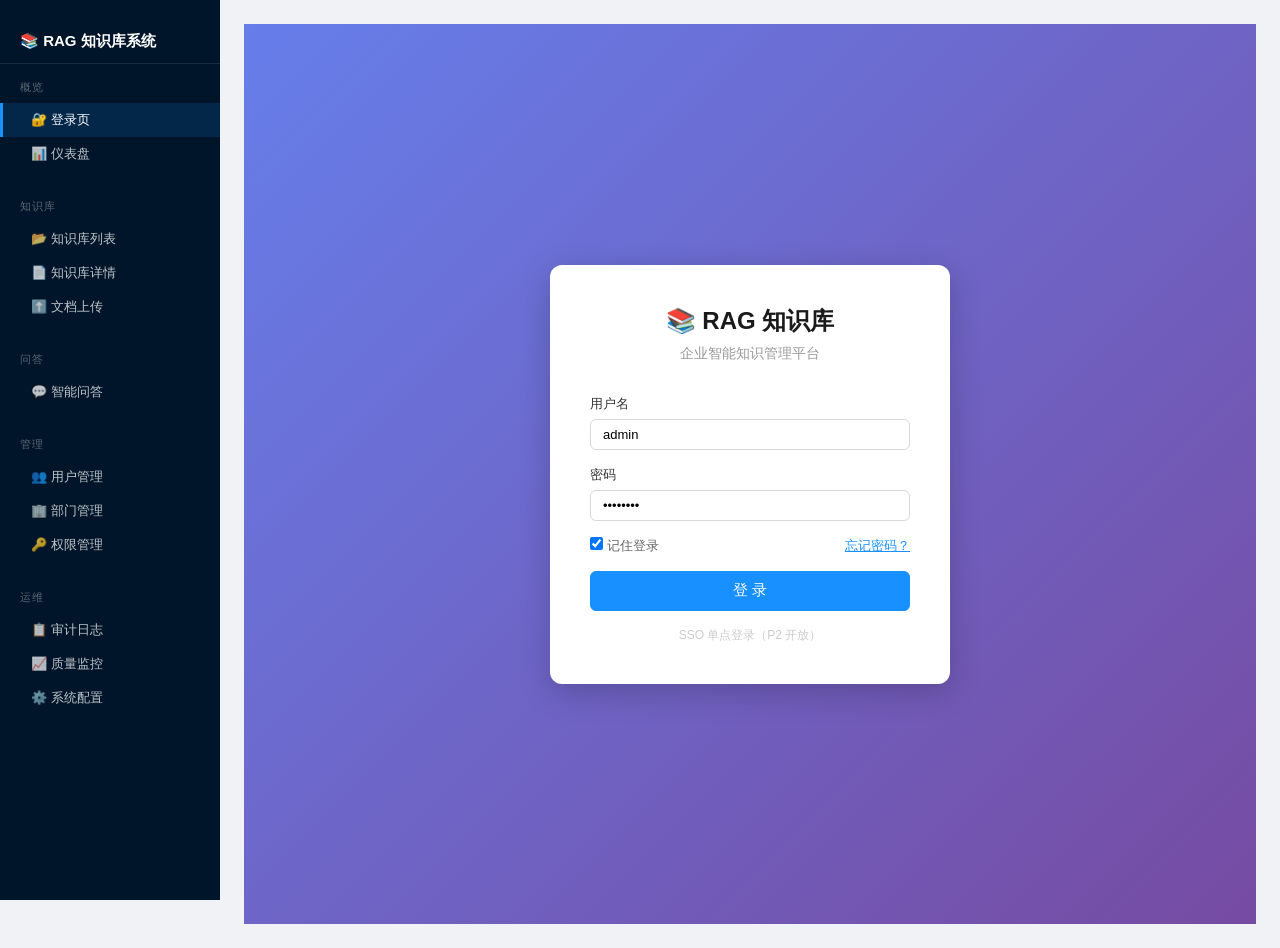
<file: prototype.html>
<!DOCTYPE html>
<html lang="zh-CN">
<head>
<meta charset="UTF-8">
<meta name="viewport" content="width=device-width, initial-scale=1.0">
<title>RAG 知识库管理系统 - 原型图</title>
<style>
* { margin: 0; padding: 0; box-sizing: border-box; }
body { font-family: -apple-system, BlinkMacSystemFont, 'Segoe UI', 'PingFang SC', 'Hiragino Sans GB', 'Microsoft YaHei', sans-serif; background: #f0f2f5; color: #333; }
.prototype-nav { position: fixed; top: 0; left: 0; width: 220px; height: 100vh; background: #001529; color: #fff; overflow-y: auto; z-index: 100; padding-top: 16px; }
.prototype-nav h2 { padding: 16px 20px 12px; font-size: 15px; color: #fff; border-bottom: 1px solid rgba(255,255,255,0.1); }
.prototype-nav .nav-group { padding: 8px 0; }
.prototype-nav .nav-group-title { padding: 8px 20px 4px; font-size: 11px; color: rgba(255,255,255,0.45); text-transform: uppercase; letter-spacing: 1px; }
.prototype-nav a { display: block; padding: 8px 20px 8px 28px; color: rgba(255,255,255,0.75); text-decoration: none; font-size: 13px; transition: all 0.2s; border-left: 3px solid transparent; }
.prototype-nav a:hover, .prototype-nav a.active { background: rgba(24,144,255,0.15); color: #fff; border-left-color: #1890ff; }
.main-content { margin-left: 220px; padding: 24px; }
.screen { display: none; animation: fadeIn 0.3s; }
.screen.active { display: block; }
@keyframes fadeIn { from { opacity: 0; transform: translateY(8px); } to { opacity: 1; transform: translateY(0); } }
.screen-title { font-size: 22px; font-weight: 600; margin-bottom: 20px; color: #1a1a1a; display: flex; align-items: center; gap: 12px; }
.screen-title .badge { font-size: 12px; background: #e6f7ff; color: #1890ff; padding: 2px 10px; border-radius: 12px; }
.card { background: #fff; border-radius: 8px; box-shadow: 0 1px 3px rgba(0,0,0,0.08); padding: 20px; margin-bottom: 16px; }
.card-header { display: flex; justify-content: space-between; align-items: center; margin-bottom: 16px; }
.card-header h3 { font-size: 16px; font-weight: 600; }
.stats-row { display: grid; grid-template-columns: repeat(4, 1fr); gap: 16px; margin-bottom: 20px; }
.stat-card { background: #fff; border-radius: 8px; padding: 20px; box-shadow: 0 1px 3px rgba(0,0,0,0.08); }
.stat-card .label { font-size: 13px; color: #999; margin-bottom: 8px; }
.stat-card .value { font-size: 28px; font-weight: 700; color: #1a1a1a; }
.stat-card .trend { font-size: 12px; margin-top: 4px; }
.stat-card .trend.up { color: #52c41a; }
.stat-card .trend.down { color: #ff4d4f; }
table { width: 100%; border-collapse: collapse; }
table th { background: #fafafa; padding: 12px 16px; text-align: left; font-size: 13px; color: #666; border-bottom: 1px solid #f0f0f0; font-weight: 600; }
table td { padding: 12px 16px; border-bottom: 1px solid #f0f0f0; font-size: 13px; }
table tr:hover td { background: #fafafa; }
.btn { display: inline-flex; align-items: center; gap: 6px; padding: 7px 16px; border-radius: 6px; font-size: 13px; border: 1px solid #d9d9d9; background: #fff; cursor: pointer; transition: all 0.2s; color: #333; }
.btn:hover { border-color: #1890ff; color: #1890ff; }
.btn-primary { background: #1890ff; color: #fff; border-color: #1890ff; }
.btn-primary:hover { background: #40a9ff; border-color: #40a9ff; color: #fff; }
.btn-danger { color: #ff4d4f; border-color: #ff4d4f; }
.btn-danger:hover { background: #ff4d4f; color: #fff; }
.btn-sm { padding: 4px 10px; font-size: 12px; }
.tag { display: inline-block; padding: 2px 8px; border-radius: 4px; font-size: 12px; font-weight: 500; }
.tag-green { background: #f6ffed; color: #52c41a; border: 1px solid #b7eb8f; }
.tag-blue { background: #e6f7ff; color: #1890ff; border: 1px solid #91d5ff; }
.tag-orange { background: #fff7e6; color: #fa8c16; border: 1px solid #ffd591; }
.tag-red { background: #fff1f0; color: #ff4d4f; border: 1px solid #ffa39e; }
.tag-gray { background: #f5f5f5; color: #999; border: 1px solid #d9d9d9; }
.tag-purple { background: #f9f0ff; color: #722ed1; border: 1px solid #d3adf7; }
.input { padding: 7px 12px; border: 1px solid #d9d9d9; border-radius: 6px; font-size: 13px; outline: none; transition: border 0.2s; width: 100%; }
.input:focus { border-color: #1890ff; box-shadow: 0 0 0 2px rgba(24,144,255,0.15); }
.select { padding: 7px 12px; border: 1px solid #d9d9d9; border-radius: 6px; font-size: 13px; outline: none; background: #fff; min-width: 160px; }
.form-group { margin-bottom: 16px; }
.form-group label { display: block; font-size: 13px; font-weight: 500; margin-bottom: 6px; color: #333; }
.form-row { display: grid; grid-template-columns: 1fr 1fr; gap: 16px; }
.divider { height: 1px; background: #f0f0f0; margin: 16px 0; }
.flex { display: flex; }
.flex-between { display: flex; justify-content: space-between; align-items: center; }
.gap-8 { gap: 8px; }
.gap-12 { gap: 12px; }
.gap-16 { gap: 16px; }
.mt-16 { margin-top: 16px; }
.mb-16 { margin-bottom: 16px; }
.text-muted { color: #999; font-size: 12px; }
.avatar { width: 32px; height: 32px; border-radius: 50%; background: #1890ff; color: #fff; display: inline-flex; align-items: center; justify-content: center; font-size: 13px; font-weight: 600; }
/* Chat specific */
.chat-container { display: flex; height: calc(100vh - 180px); background: #fff; border-radius: 8px; overflow: hidden; box-shadow: 0 1px 3px rgba(0,0,0,0.08); }
.chat-sidebar { width: 260px; border-right: 1px solid #f0f0f0; display: flex; flex-direction: column; }
.chat-sidebar-header { padding: 16px; border-bottom: 1px solid #f0f0f0; }
.chat-list { flex: 1; overflow-y: auto; padding: 8px; }
.chat-item { padding: 10px 12px; border-radius: 8px; cursor: pointer; margin-bottom: 4px; transition: background 0.2s; }
.chat-item:hover { background: #f5f5f5; }
.chat-item.active { background: #e6f7ff; }
.chat-item .title { font-size: 13px; font-weight: 500; margin-bottom: 4px; overflow: hidden; text-overflow: ellipsis; white-space: nowrap; }
.chat-item .meta { font-size: 11px; color: #999; }
.chat-main { flex: 1; display: flex; flex-direction: column; }
.chat-messages { flex: 1; overflow-y: auto; padding: 20px; }
.message { margin-bottom: 20px; display: flex; gap: 12px; }
.message.user { flex-direction: row-reverse; }
.message .bubble { max-width: 70%; padding: 12px 16px; border-radius: 12px; font-size: 14px; line-height: 1.6; }
.message.assistant .bubble { background: #f5f5f5; border-bottom-left-radius: 4px; }
.message.user .bubble { background: #1890ff; color: #fff; border-bottom-right-radius: 4px; }
.message .source-tag { display: inline-block; font-size: 11px; background: #e6f7ff; color: #1890ff; padding: 2px 8px; border-radius: 4px; margin-top: 8px; cursor: pointer; border: 1px solid #91d5ff; }
.message .source-tag:hover { background: #bae7ff; }
.chat-input-area { padding: 16px 20px; border-top: 1px solid #f0f0f0; }
.chat-input-row { display: flex; gap: 12px; align-items: flex-end; }
.chat-input { flex: 1; padding: 10px 16px; border: 1px solid #d9d9d9; border-radius: 8px; font-size: 14px; resize: none; height: 44px; outline: none; font-family: inherit; }
.chat-input:focus { border-color: #1890ff; }
.chat-actions { display: flex; gap: 8px; align-items: center; margin-top: 8px; }
.feedback-btn { background: none; border: none; cursor: pointer; font-size: 18px; opacity: 0.4; transition: opacity 0.2s; padding: 2px 6px; }
.feedback-btn:hover { opacity: 1; }
/* Upload area */
.upload-zone { border: 2px dashed #d9d9d9; border-radius: 8px; padding: 40px; text-align: center; transition: all 0.2s; cursor: pointer; }
.upload-zone:hover { border-color: #1890ff; background: #f0f9ff; }
.upload-zone .icon { font-size: 48px; margin-bottom: 12px; }
.upload-zone .text { font-size: 14px; color: #666; }
.upload-zone .hint { font-size: 12px; color: #999; margin-top: 8px; }
/* Tree */
.tree-item { padding: 6px 0 6px 24px; position: relative; font-size: 13px; }
.tree-item::before { content: ''; position: absolute; left: 8px; top: 0; bottom: 0; width: 1px; background: #e8e8e8; }
.tree-item .node { display: flex; align-items: center; gap: 8px; padding: 4px 8px; border-radius: 4px; cursor: pointer; }
.tree-item .node:hover { background: #f5f5f5; }
.tree-item .node .icon { font-size: 14px; }
.tree-item.root > .node { padding-left: 0; }
/* Tabs */
.tabs { display: flex; border-bottom: 1px solid #f0f0f0; margin-bottom: 16px; }
.tab { padding: 10px 20px; font-size: 14px; cursor: pointer; border-bottom: 2px solid transparent; transition: all 0.2s; color: #666; }
.tab:hover { color: #1890ff; }
.tab.active { color: #1890ff; border-bottom-color: #1890ff; font-weight: 500; }
/* Steps */
.steps { display: flex; margin-bottom: 24px; }
.step { flex: 1; text-align: center; position: relative; padding-bottom: 16px; }
.step::after { content: ''; position: absolute; left: 50%; right: -50%; top: 14px; height: 2px; background: #e8e8e8; }
.step:last-child::after { display: none; }
.step .number { width: 28px; height: 28px; border-radius: 50%; background: #e8e8e8; color: #999; display: inline-flex; align-items: center; justify-content: center; font-size: 13px; font-weight: 600; margin-bottom: 8px; position: relative; z-index: 1; }
.step.active .number { background: #1890ff; color: #fff; }
.step.done .number { background: #52c41a; color: #fff; }
.step .label { font-size: 12px; color: #999; }
.step.active .label { color: #333; font-weight: 500; }
/* Progress bar */
.progress { height: 8px; background: #f0f0f0; border-radius: 4px; overflow: hidden; }
.progress-bar { height: 100%; background: #1890ff; border-radius: 4px; transition: width 0.3s; }
/* Modal overlay */
.modal-overlay { position: fixed; inset: 0; background: rgba(0,0,0,0.45); z-index: 200; display: flex; align-items: center; justify-content: center; }
.modal { background: #fff; border-radius: 8px; width: 560px; max-height: 80vh; overflow-y: auto; box-shadow: 0 4px 24px rgba(0,0,0,0.15); }
.modal-header { padding: 16px 24px; border-bottom: 1px solid #f0f0f0; font-size: 16px; font-weight: 600; display: flex; justify-content: space-between; align-items: center; }
.modal-body { padding: 24px; }
.modal-footer { padding: 12px 24px; border-top: 1px solid #f0f0f0; display: flex; justify-content: flex-end; gap: 8px; }
/* Chart placeholder */
.chart-placeholder { height: 200px; background: linear-gradient(135deg, #f0f9ff 0%, #e6f7ff 100%); border-radius: 8px; display: flex; flex-direction: column; align-items: center; justify-content: center; color: #1890ff; }
.chart-bar { display: flex; align-items: flex-end; gap: 12px; height: 140px; margin-top: 12px; }
.chart-bar .bar { width: 32px; border-radius: 4px 4px 0 0; background: #1890ff; transition: height 0.5s; position: relative; }
.chart-bar .bar .bar-label { position: absolute; bottom: -20px; left: 50%; transform: translateX(-50%); font-size: 11px; color: #999; white-space: nowrap; }
.chart-bar .bar .bar-value { position: absolute; top: -20px; left: 50%; transform: translateX(-50%); font-size: 11px; color: #666; font-weight: 600; }
/* Pagination */
.pagination { display: flex; justify-content: flex-end; gap: 4px; margin-top: 16px; }
.page-btn { width: 32px; height: 32px; display: inline-flex; align-items: center; justify-content: center; border: 1px solid #d9d9d9; border-radius: 6px; font-size: 13px; cursor: pointer; background: #fff; }
.page-btn.active { background: #1890ff; color: #fff; border-color: #1890ff; }
.page-btn:hover { border-color: #1890ff; color: #1890ff; }
/* Tooltip */
.tooltip-wrap { position: relative; display: inline-block; }
/* Login */
.login-page { min-height: 100vh; display: flex; align-items: center; justify-content: center; background: linear-gradient(135deg, #667eea 0%, #764ba2 100%); }
.login-box { background: #fff; border-radius: 12px; padding: 40px; width: 400px; box-shadow: 0 8px 32px rgba(0,0,0,0.2); }
.login-box h1 { text-align: center; margin-bottom: 8px; font-size: 24px; color: #1a1a1a; }
.login-box .subtitle { text-align: center; color: #999; margin-bottom: 32px; font-size: 14px; }
/* Sidebar menu group */
.side-section { padding: 12px 0; }
.side-section-title { font-size: 11px; color: rgba(255,255,255,0.35); padding: 4px 20px 8px; text-transform: uppercase; letter-spacing: 1px; }
</style>
</head>
<body>

<!-- Navigation -->
<nav class="prototype-nav">
  <h2>📚 RAG 知识库系统</h2>
  <div class="side-section">
    <div class="side-section-title">概览</div>
    <a href="#" class="active" onclick="showScreen('login')">🔐 登录页</a>
    <a href="#" onclick="showScreen('dashboard')">📊 仪表盘</a>
  </div>
  <div class="side-section">
    <div class="side-section-title">知识库</div>
    <a href="#" onclick="showScreen('kb-list')">📂 知识库列表</a>
    <a href="#" onclick="showScreen('kb-detail')">📄 知识库详情</a>
    <a href="#" onclick="showScreen('doc-upload')">⬆️ 文档上传</a>
  </div>
  <div class="side-section">
    <div class="side-section-title">问答</div>
    <a href="#" onclick="showScreen('qa-chat')">💬 智能问答</a>
  </div>
  <div class="side-section">
    <div class="side-section-title">管理</div>
    <a href="#" onclick="showScreen('user-mgmt')">👥 用户管理</a>
    <a href="#" onclick="showScreen('dept-tree')">🏢 部门管理</a>
    <a href="#" onclick="showScreen('perm-mgmt')">🔑 权限管理</a>
  </div>
  <div class="side-section">
    <div class="side-section-title">运维</div>
    <a href="#" onclick="showScreen('audit-log')">📋 审计日志</a>
    <a href="#" onclick="showScreen('quality')">📈 质量监控</a>
    <a href="#" onclick="showScreen('sys-config')">⚙️ 系统配置</a>
  </div>
</nav>

<!-- ==================== 1. 登录页 ==================== -->
<div class="main-content">
<div id="login" class="screen active">
<div class="login-page">
  <div class="login-box">
    <h1>📚 RAG 知识库</h1>
    <p class="subtitle">企业智能知识管理平台</p>
    <div class="form-group">
      <label>用户名</label>
      <input class="input" type="text" placeholder="请输入用户名" value="admin">
    </div>
    <div class="form-group">
      <label>密码</label>
      <input class="input" type="password" placeholder="请输入密码" value="••••••••">
    </div>
    <div class="flex-between mb-16">
      <label style="font-size:13px;color:#666;"><input type="checkbox" checked> 记住登录</label>
      <a href="#" style="font-size:13px;color:#1890ff;">忘记密码？</a>
    </div>
    <button class="btn btn-primary" style="width:100%;justify-content:center;height:40px;font-size:15px;" onclick="showScreen('dashboard')">登 录</button>
    <p style="text-align:center;margin-top:16px;font-size:12px;color:#ccc;">SSO 单点登录（P2 开放）</p>
  </div>
</div>
</div>

<!-- ==================== 2. 仪表盘 ==================== -->
<div id="dashboard" class="screen">
  <div class="screen-title">仪表盘 <span class="badge">管理员视图</span></div>
  <div class="stats-row">
    <div class="stat-card">
      <div class="label">知识库数量</div>
      <div class="value">12</div>
      <div class="trend up">↑ 3 本月新增</div>
    </div>
    <div class="stat-card">
      <div class="label">文档总数</div>
      <div class="value">1,847</div>
      <div class="trend up">↑ 156 本月新增</div>
    </div>
    <div class="stat-card">
      <div class="label">今日问答次数</div>
      <div class="value">328</div>
      <div class="trend up">↑ 12% vs 昨日</div>
    </div>
    <div class="stat-card">
      <div class="label">问答准确率</div>
      <div class="value">92.3%</div>
      <div class="trend up">↑ 1.2% 本周</div>
    </div>
  </div>

  <div style="display:grid;grid-template-columns:2fr 1fr;gap:16px;">
    <div class="card">
      <div class="card-header">
        <h3>📈 近 7 天问答趋势</h3>
      </div>
      <div class="chart-bar" style="justify-content:center;">
        <div class="bar" style="height:60px;background:#91caff;"><span class="bar-value">186</span><span class="bar-label">周一</span></div>
        <div class="bar" style="height:80px;background:#91caff;"><span class="bar-value">245</span><span class="bar-label">周二</span></div>
        <div class="bar" style="height:100px;background:#91caff;"><span class="bar-value">312</span><span class="bar-label">周三</span></div>
        <div class="bar" style="height:90px;background:#91caff;"><span class="bar-value">287</span><span class="bar-label">周四</span></div>
        <div class="bar" style="height:110px;background:#91caff;"><span class="bar-value">345</span><span class="bar-label">周五</span></div>
        <div class="bar" style="height:50px;background:#91caff;"><span class="bar-value">152</span><span class="bar-label">周六</span></div>
        <div class="bar" style="height:70px;background:#1890ff;"><span class="bar-value">218</span><span class="bar-label">周日</span></div>
      </div>
      <div style="height:30px;"></div>
    </div>
    <div class="card">
      <div class="card-header">
        <h3>🔥 热门知识库</h3>
      </div>
      <div style="font-size:13px;">
        <div style="display:flex;justify-content:space-between;padding:8px 0;border-bottom:1px solid #f5f5f5;"><span>📖 产品技术文档</span><span class="tag tag-blue">1,247 次</span></div>
        <div style="display:flex;justify-content:space-between;padding:8px 0;border-bottom:1px solid #f5f5f5;"><span>📖 公司制度规范</span><span class="tag tag-blue">863 次</span></div>
        <div style="display:flex;justify-content:space-between;padding:8px 0;border-bottom:1px solid #f5f5f5;"><span>📖 API 接口文档</span><span class="tag tag-blue">621 次</span></div>
        <div style="display:flex;justify-content:space-between;padding:8px 0;border-bottom:1px solid #f5f5f5;"><span>📖 新员工入职指南</span><span class="tag tag-blue">445 次</span></div>
        <div style="display:flex;justify-content:space-between;padding:8px 0;"><span>📖 项目复盘文档</span><span class="tag tag-blue">298 次</span></div>
      </div>
    </div>
  </div>

  <div class="card">
    <div class="card-header">
      <h3>⚠️ 待处理事项</h3>
    </div>
    <table>
      <tr><th>类型</th><th>描述</th><th>数量</th><th>操作</th></tr>
      <tr><td><span class="tag tag-red">点踩反馈</span></td><td>待审核的用户差评反馈</td><td>23</td><td><button class="btn btn-sm btn-primary">去处理</button></td></tr>
      <tr><td><span class="tag tag-orange">解析失败</span></td><td>文档解析失败，需人工处理</td><td>5</td><td><button class="btn btn-sm btn-primary">去处理</button></td></tr>
      <tr><td><span class="tag tag-purple">低置信度</span></td><td>置信度低于 0.5 的问答记录</td><td>47</td><td><button class="btn btn-sm">查看</button></td></tr>
    </table>
  </div>
</div>

<!-- ==================== 3. 知识库列表 ==================== -->
<div id="kb-list" class="screen">
  <div class="screen-title flex-between" style="display:flex;justify-content:space-between;">
    <span>知识库管理</span>
    <button class="btn btn-primary" onclick="showModal('create-kb')">＋ 创建知识库</button>
  </div>

  <div class="card">
    <div class="flex-between mb-16" style="display:flex;justify-content:space-between;align-items:center;">
      <div class="flex gap-12">
        <input class="input" placeholder="搜索知识库名称..." style="width:280px;">
        <select class="select"><option>全部状态</option><option>活跃</option><option>归档</option></select>
      </div>
      <div class="text-muted">共 12 个知识库</div>
    </div>
    <table>
      <tr>
        <th>知识库名称</th><th>文档数</th><th>Chunks</th><th>Embedding 模型</th><th>权限范围</th><th>状态</th><th>更新时间</th><th>操作</th>
      </tr>
      <tr>
        <td><strong>📖 产品技术文档</strong><br><span class="text-muted">产品架构、设计文档、技术规范</span></td>
        <td>342</td><td>8,560</td><td><span class="tag tag-blue">BGE-M3</span></td>
        <td><span class="tag tag-green">技术中心</span> <span class="tag tag-green">研发中心</span></td>
        <td><span class="tag tag-green">活跃</span></td>
        <td>2026-04-12</td>
        <td><button class="btn btn-sm" onclick="showScreen('kb-detail')">管理</button> <button class="btn btn-sm">设置</button></td>
      </tr>
      <tr>
        <td><strong>📖 公司制度规范</strong><br><span class="text-muted">人事制度、财务制度、行政规范</span></td>
        <td>156</td><td>3,210</td><td><span class="tag tag-blue">BGE-M3</span></td>
        <td><span class="tag tag-green">全部部门</span></td>
        <td><span class="tag tag-green">活跃</span></td>
        <td>2026-04-10</td>
        <td><button class="btn btn-sm">管理</button> <button class="btn btn-sm">设置</button></td>
      </tr>
      <tr>
        <td><strong>📖 API 接口文档</strong><br><span class="text-muted">内部 API 接口说明、SDK 文档</span></td>
        <td>89</td><td>4,320</td><td><span class="tag tag-blue">BGE-M3</span></td>
        <td><span class="tag tag-green">研发中心</span></td>
        <td><span class="tag tag-green">活跃</span></td>
        <td>2026-04-11</td>
        <td><button class="btn btn-sm">管理</button> <button class="btn btn-sm">设置</button></td>
      </tr>
      <tr>
        <td><strong>📖 2025 项目复盘</strong><br><span class="text-muted">各项目组复盘总结</span></td>
        <td>24</td><td>680</td><td><span class="tag tag-blue">BGE-M3</span></td>
        <td><span class="tag tag-orange">管理中心</span></td>
        <td><span class="tag tag-gray">归档</span></td>
        <td>2026-03-15</td>
        <td><button class="btn btn-sm">管理</button> <button class="btn btn-sm">设置</button></td>
      </tr>
    </table>
    <div class="pagination">
      <div class="page-btn active">1</div>
      <div class="page-btn">2</div>
      <div class="page-btn">›</div>
    </div>
  </div>
</div>

<!-- ==================== 4. 知识库详情 ==================== -->
<div id="kb-detail" class="screen">
  <div class="screen-title">
    <a href="#" onclick="showScreen('kb-list')" style="color:#1890ff;font-size:16px;margin-right:8px;">←</a>
    📖 产品技术文档 <span class="tag tag-green">活跃</span>
  </div>

  <div class="tabs">
    <div class="tab active" onclick="switchTab(this,'kb-tab-docs')">文档管理</div>
    <div class="tab" onclick="switchTab(this,'kb-tab-perm')">权限设置</div>
    <div class="tab" onclick="switchTab(this,'kb-tab-settings')">知识库设置</div>
    <div class="tab" onclick="switchTab(this,'kb-tab-stats')">统计分析</div>
  </div>

  <div id="kb-tab-docs">
    <div class="card">
      <div class="flex-between mb-16" style="display:flex;justify-content:space-between;align-items:center;">
        <div class="flex gap-12">
          <input class="input" placeholder="搜索文档..." style="width:240px;">
          <select class="select"><option>全部类型</option><option>PDF</option><option>Word</option><option>Markdown</option><option>Excel</option></select>
          <select class="select"><option>全部状态</option><option>已索引</option><option>索引中</option><option>失败</option></select>
        </div>
        <button class="btn btn-primary" onclick="showScreen('doc-upload')">⬆️ 上传文档</button>
      </div>
      <table>
        <tr><th>文档名称</th><th>类型</th><th>大小</th><th>Chunks</th><th>状态</th><th>上传者</th><th>更新时间</th><th>操作</th></tr>
        <tr>
          <td>📐 系统架构设计文档 v2.1.docx</td><td>Word</td><td>2.3 MB</td><td>128</td>
          <td><span class="tag tag-green">已索引</span></td><td>张工</td><td>2026-04-12</td>
          <td><button class="btn btn-sm">预览</button> <button class="btn btn-sm">重索引</button> <button class="btn btn-sm btn-danger">删除</button></td>
        </tr>
        <tr>
          <td>📐 API 接口规范 v3.0.pdf</td><td>PDF</td><td>5.1 MB</td><td>256</td>
          <td><span class="tag tag-green">已索引</span></td><td>李工</td><td>2026-04-11</td>
          <td><button class="btn btn-sm">预览</button> <button class="btn btn-sm">重索引</button> <button class="btn btn-sm btn-danger">删除</button></td>
        </tr>
        <tr>
          <td>📐 数据库设计规范.md</td><td>Markdown</td><td>0.8 MB</td><td>64</td>
          <td><span class="tag tag-blue">索引中</span></td><td>王工</td><td>2026-04-13</td>
          <td>
            <div style="display:flex;align-items:center;gap:8px;"><div class="progress" style="width:80px;"><div class="progress-bar" style="width:65%;"></div></div><span class="text-muted">65%</span></div>
          </td>
        </tr>
        <tr>
          <td>📐 性能测试报告.xlsx</td><td>Excel</td><td>1.2 MB</td><td>42</td>
          <td><span class="tag tag-red">解析失败</span></td><td>赵工</td><td>2026-04-10</td>
          <td><button class="btn btn-sm">重试</button> <button class="btn btn-sm">查看原因</button></td>
        </tr>
      </table>
    </div>
  </div>

  <div id="kb-tab-perm" style="display:none;">
    <div class="card">
      <div class="card-header"><h3>部门授权</h3><button class="btn btn-primary btn-sm" onclick="showModal('add-dept-access')">＋ 添加部门</button></div>
      <table>
        <tr><th>部门</th><th>角色</th><th>授权方式</th><th>操作者</th><th>操作时间</th><th>操作</th></tr>
        <tr><td>🏢 技术中心</td><td><span class="tag tag-blue">admin</span></td><td>直接授权</td><td>admin</td><td>2026-04-01</td><td><button class="btn btn-sm btn-danger">撤销</button></td></tr>
        <tr><td>🏢 研发中心 <span class="text-muted">（继承自技术中心）</span></td><td><span class="tag tag-green">viewer</span></td><td>继承</td><td>—</td><td>—</td><td>—</td></tr>
        <tr><td>🏢 测试中心 <span class="text-muted">（继承自技术中心）</span></td><td><span class="tag tag-green">viewer</span></td><td>继承</td><td>—</td><td>—</td><td>—</td></tr>
      </table>
    </div>
    <div class="card">
      <div class="card-header"><h3>用户授权</h3><button class="btn btn-primary btn-sm" onclick="showModal('add-user-access')">＋ 添加用户</button></div>
      <table>
        <tr><th>用户</th><th>所属部门</th><th>角色</th><th>操作者</th><th>操作时间</th><th>操作</th></tr>
        <tr><td>👤 陈明（产品部）</td><td>产品中心</td><td><span class="tag tag-green">viewer</span></td><td>admin</td><td>2026-04-05</td><td><button class="btn btn-sm btn-danger">撤销</button></td></tr>
      </table>
    </div>
  </div>

  <div id="kb-tab-settings" style="display:none;">
    <div class="card">
      <h3 class="mb-16">知识库基本信息</h3>
      <div class="form-row">
        <div class="form-group"><label>知识库名称</label><input class="input" value="产品技术文档"></div>
        <div class="form-group"><label>状态</label><select class="select" style="width:100%;"><option>活跃</option><option>归档</option><option>维护</option></select></div>
      </div>
      <div class="form-group"><label>描述</label><textarea class="input" rows="3" style="resize:vertical;">产品架构、设计文档、技术规范等</textarea></div>
      <div class="divider"></div>
      <h3 class="mb-16">模型配置</h3>
      <div class="form-row">
        <div class="form-group"><label>Embedding 模型</label><select class="select" style="width:100%;"><option>BGE-M3</option><option>text-embedding-3-large</option><option>Jina Embeddings v3</option></select></div>
        <div class="form-group"><label>LLM 模型</label><select class="select" style="width:100%;"><option>GPT-4o</option><option>Claude 3.5 Sonnet</option><option>Qwen-72B</option><option>DeepSeek-V3</option></select></div>
      </div>
      <div class="form-row">
        <div class="form-group"><label>Temperature</label><input class="input" type="number" value="0.3" step="0.1" min="0" max="2"></div>
        <div class="form-group"><label>Reranker 模型</label><select class="select" style="width:100%;"><option>bge-reranker-v2-m3</option><option>Cohere Rerank</option></select></div>
      </div>
      <button class="btn btn-primary mt-16">保存设置</button>
    </div>
  </div>

  <div id="kb-tab-stats" style="display:none;">
    <div class="stats-row">
      <div class="stat-card"><div class="label">总文档数</div><div class="value">342</div></div>
      <div class="stat-card"><div class="label">总 Chunks</div><div class="value">8,560</div></div>
      <div class="stat-card"><div class="label">本周问答</div><div class="value">1,247</div></div>
      <div class="stat-card"><div class="label">平均延迟</div><div class="value">2.3s</div></div>
    </div>
    <div class="card">
      <h3 class="mb-16">📊 高频引用文档 Top 5</h3>
      <table>
        <tr><th>#</th><th>文档名</th><th>引用次数</th><th>占比</th></tr>
        <tr><td>1</td><td>系统架构设计文档 v2.1</td><td>342</td><td>27.4%</td></tr>
        <tr><td>2</td><td>API 接口规范 v3.0</td><td>287</td><td>23.0%</td></tr>
        <tr><td>3</td><td>数据库设计规范</td><td>156</td><td>12.5%</td></tr>
        <tr><td>4</td><td>部署运维手册</td><td>98</td><td>7.9%</td></tr>
        <tr><td>5</td><td>编码规范</td><td>76</td><td>6.1%</td></tr>
      </table>
    </div>
  </div>
</div>

<!-- ==================== 5. 文档上传 ==================== -->
<div id="doc-upload" class="screen">
  <div class="screen-title">
    <a href="#" onclick="showScreen('kb-detail')" style="color:#1890ff;font-size:16px;margin-right:8px;">←</a>
    上传文档 → 产品技术文档
  </div>

  <div class="steps">
    <div class="step done"><div class="number">✓</div><div class="label">选择文件</div></div>
    <div class="step active"><div class="number">2</div><div class="label">配置分块策略</div></div>
    <div class="step"><div class="number">3</div><div class="label">确认上传</div></div>
    <div class="step"><div class="number">4</div><div class="label">索引入库</div></div>
  </div>

  <div style="display:grid;grid-template-columns:1fr 1fr;gap:16px;">
    <div class="card">
      <h3 class="mb-16">已选择文件</h3>
      <div style="border:1px solid #f0f0f0;border-radius:6px;overflow:hidden;">
        <div style="display:flex;justify-content:space-between;align-items:center;padding:10px 16px;border-bottom:1px solid #f0f0f5;font-size:13px;">
          <span>📐 微服务架构设计 v3.0.docx <span class="text-muted">（2.8 MB）</span></span>
          <span class="tag tag-blue">新文件</span>
        </div>
        <div style="display:flex;justify-content:space-between;align-items:center;padding:10px 16px;border-bottom:1px solid #f0f0f5;font-size:13px;">
          <span>📐 数据库设计规范.md <span class="text-muted">（0.8 MB）</span></span>
          <span class="tag tag-orange">同名已存在（将创建新版本）</span>
        </div>
        <div style="display:flex;justify-content:space-between;align-items:center;padding:10px 16px;font-size:13px;">
          <span>📐 API 接口规范 v3.0.pdf <span class="text-muted">（5.1 MB）</span></span>
          <span class="tag tag-red">内容重复（已存在于本知识库）</span>
        </div>
      </div>
      <div class="upload-zone mt-16">
        <div class="icon">📁</div>
        <div class="text">拖拽文件到此处，或点击选择文件</div>
        <div class="hint">支持 PDF、Word、Markdown、TXT、Excel · 单文件 ≤ 50MB</div>
      </div>
    </div>

    <div class="card">
      <h3 class="mb-16">分块策略配置</h3>
      <div class="form-group">
        <label>分块策略</label>
        <select class="select" style="width:100%;" onchange="toggleChunkConfig(this.value)">
          <option value="fixed">固定长度 + Overlap（推荐）</option>
          <option value="structural">结构分析分块</option>
          <option value="semantic">语义分块（P1）</option>
        </select>
      </div>

      <div id="chunk-config-fixed">
        <div class="form-row">
          <div class="form-group"><label>Chunk 大小（tokens）</label><input class="input" type="number" value="512"></div>
          <div class="form-group"><label>Overlap（tokens）</label><input class="input" type="number" value="64"></div>
        </div>
        <div class="text-muted">默认 512 tokens / 64 tokens overlap，适用于大多数文档</div>
      </div>

      <div id="chunk-config-structural" style="display:none;">
        <div class="form-row">
          <div class="form-group"><label>最大 Chunk 大小（tokens）</label><input class="input" type="number" value="1024"></div>
          <div class="form-group"><label>切分层级</label><select class="select" style="width:100%;"><option>H2 及以上</option><option>H3 及以上</option></select></div>
        </div>
        <div class="text-muted">基于标题层级切分，保留 heading_path 元数据</div>
      </div>

      <div class="divider"></div>
      <h3 class="mb-16">预览</h3>
      <div style="border:1px solid #f0f0f0;border-radius:6px;padding:12px;font-size:12px;max-height:200px;overflow-y:auto;">
        <div style="margin-bottom:8px;padding:8px;background:#f9f9f9;border-radius:4px;">
          <strong>Chunk #1</strong> <span class="text-muted">（128 tokens）</span><br>
          <span style="color:#666;">系统架构采用微服务架构模式，核心服务包括用户服务、订单服务、支付服务...</span>
        </div>
        <div style="margin-bottom:8px;padding:8px;background:#f9f9f9;border-radius:4px;">
          <strong>Chunk #2</strong> <span class="text-muted">（142 tokens）</span><br>
          <span style="color:#666;">...支付服务通过事件驱动架构与其他服务解耦。消息队列采用 Kafka...</span>
        </div>
        <div style="padding:8px;background:#f9f9f9;border-radius:4px;">
          <strong>Chunk #3</strong> <span class="text-muted">（136 tokens）</span><br>
          <span style="color:#666;">...数据库设计采用读写分离策略。主库负责写入，从库提供读取服务...</span>
        </div>
      </div>
      <button class="btn btn-primary mt-16" style="width:100%;justify-content:center;">确认上传并索引</button>
    </div>
  </div>
</div>

<!-- ==================== 6. 智能问答 ==================== -->
<div id="qa-chat" class="screen">
  <div class="screen-title">💬 智能问答</div>
  <div class="chat-container">
    <div class="chat-sidebar">
      <div class="chat-sidebar-header">
        <button class="btn btn-primary" style="width:100%;justify-content:center;">＋ 新对话</button>
      </div>
      <div class="chat-list">
        <div class="chat-item active">
          <div class="title">微服务部署方案咨询</div>
          <div class="meta">3 轮对话 · 10 分钟前</div>
        </div>
        <div class="chat-item">
          <div class="title">数据库读写分离配置</div>
          <div class="meta">5 轮对话 · 1 小时前</div>
        </div>
        <div class="chat-item">
          <div class="title">API 鉴权机制说明</div>
          <div class="meta">2 轮对话 · 今天</div>
        </div>
        <div class="chat-item">
          <div class="title">员工年假制度查询</div>
          <div class="meta">4 轮对话 · 昨天</div>
        </div>
      </div>
      <div style="padding:12px;border-top:1px solid #f0f0f0;">
        <div class="form-group" style="margin-bottom:0;">
          <label style="font-size:12px;">知识库范围</label>
          <select class="select" style="width:100%;font-size:12px;">
            <option>📖 产品技术文档</option>
            <option>📖 公司制度规范</option>
            <option>全部知识库</option>
          </select>
        </div>
      </div>
    </div>
    <div class="chat-main">
      <div class="chat-messages">
        <!-- User message 1 -->
        <div class="message user">
          <div class="avatar">你</div>
          <div class="bubble">微服务之间的服务发现机制是怎么设计的？</div>
        </div>
        <!-- Assistant message 1 -->
        <div class="message assistant">
          <div class="avatar" style="background:#52c41a;">AI</div>
          <div>
            <div class="bubble">
              根据《系统架构设计文档 v2.1》，服务发现机制采用以下方案：<br><br>
              <strong>1. 注册中心</strong>：使用 Nacos 作为服务注册与发现中心，所有微服务启动时自动注册。<br><br>
              <strong>2. 健康检查</strong>：服务每 5 秒发送心跳，Nacos 超过 15 秒未收到心跳则标记为不健康。<br><br>
              <strong>3. 负载均衡</strong>：客户端负载均衡，采用加权轮询策略。
              <div style="margin-top:10px;">
                <span class="source-tag" onclick="alert('展开查看原始chunk内容')">📎 来源: 系统架构设计文档 v2.1, 第23块</span>
                <span class="source-tag" onclick="alert('展开查看原始chunk内容')">📎 来源: 微服务架构设计 v3.0, 第8块</span>
              </div>
            </div>
            <div class="chat-actions">
              <button class="feedback-btn" title="有帮助">👍</button>
              <button class="feedback-btn" title="没帮助">👎</button>
              <button class="feedback-btn" title="复制">📋</button>
            </div>
          </div>
        </div>
        <!-- User message 2 (follow-up with anaphora) -->
        <div class="message user">
          <div class="avatar">你</div>
          <div class="bubble">那它的容灾机制呢？</div>
        </div>
        <!-- Assistant message 2 -->
        <div class="message assistant">
          <div class="avatar" style="background:#52c41a;">AI</div>
          <div>
            <div class="bubble">
              <span style="background:#fff7e6;padding:2px 6px;border-radius:3px;font-size:12px;color:#fa8c16;">🔄 已自动改写查询："Nacos 服务发现的容灾机制是什么？"</span><br><br>
              根据文档，Nacos 容灾机制包括：<br><br>
              <strong>1. 集群部署</strong>：Nacos 采用 3 节点集群，Raft 协议保证一致性。<br>
              <strong>2. 本地缓存</strong>：客户端本地缓存服务列表，即使 Nacos 短暂不可用也能正常调用。<br>
              <strong>3. 多可用区</strong>：生产环境部署在 2 个可用区，任一 AZ 故障不影响服务发现。
              <div style="margin-top:10px;">
                <span class="source-tag">📎 来源: 系统架构设计文档 v2.1, 第25块</span>
              </div>
            </div>
            <div class="chat-actions">
              <button class="feedback-btn">👍</button>
              <button class="feedback-btn">👎</button>
              <button class="feedback-btn">📋</button>
            </div>
          </div>
        </div>
        <!-- User message 3 (rejected query) -->
        <div class="message user">
          <div class="avatar">你</div>
          <div class="bubble">你们公司春节放几天假？</div>
        </div>
        <!-- Assistant rejection -->
        <div class="message assistant">
          <div class="avatar" style="background:#52c41a;">AI</div>
          <div>
            <div class="bubble" style="border:1px solid #ffd591;background:#fffbe6;">
              ⚠️ 抱歉，我在当前知识库中未找到与您问题相关的信息。<br><br>
              <span style="font-size:12px;color:#666;">您可以尝试：<br>
              1. 换个方式提问<br>
              2. 确认相关文档已上传至知识库<br>
              3. 切换到「公司制度规范」知识库试试</span>
            </div>
            <div class="chat-actions">
              <span class="text-muted" style="font-size:11px;">置信度: 0.12 · 检索结果不足，已触发拒答</span>
            </div>
          </div>
        </div>
      </div>
      <div class="chat-input-area">
        <div class="chat-input-row">
          <textarea class="chat-input" placeholder="输入问题，Enter 发送..." rows="1"></textarea>
          <button class="btn btn-primary" style="height:44px;">发送</button>
        </div>
        <div class="chat-actions" style="margin-top:6px;">
          <label style="font-size:12px;color:#999;display:flex;align-items:center;gap:4px;">
            <input type="checkbox"> 流式输出
          </label>
          <label style="font-size:12px;color:#999;display:flex;align-items:center;gap:4px;">
            <input type="checkbox"> 显示检索过程
          </label>
        </div>
      </div>
    </div>
  </div>
</div>

<!-- ==================== 7. 用户管理 ==================== -->
<div id="user-mgmt" class="screen">
  <div class="screen-title flex-between" style="display:flex;justify-content:space-between;">
    <span>👥 用户管理</span>
    <div class="flex gap-8">
      <button class="btn">📥 批量导入</button>
      <button class="btn btn-primary">＋ 创建用户</button>
    </div>
  </div>

  <div class="card">
    <div class="flex-between mb-16" style="display:flex;justify-content:space-between;align-items:center;">
      <div class="flex gap-12">
        <input class="input" placeholder="搜索用户名/姓名..." style="width:240px;">
        <select class="select"><option>全部部门</option><option>技术中心</option><option>研发中心</option><option>产品中心</option></select>
        <select class="select"><option>全部状态</option><option>启用</option><option>禁用</option></select>
        <select class="select"><option>全部角色</option><option>super_admin</option><option>kb_admin</option><option>user</option></select>
      </div>
    </div>
    <table>
      <tr><th>用户</th><th>用户名</th><th>部门</th><th>岗位</th><th>系统角色</th><th>状态</th><th>最后登录</th><th>操作</th></tr>
      <tr>
        <td><div class="flex gap-8" style="align-items:center;"><div class="avatar" style="background:#1890ff;">管</div><span>系统管理员</span></div></td>
        <td>admin</td><td>技术中心</td><td>IT 负责人</td>
        <td><span class="tag tag-purple">super_admin</span></td>
        <td><span class="tag tag-green">启用</span></td>
        <td>2026-04-13 10:32</td>
        <td><button class="btn btn-sm">编辑</button> <button class="btn btn-sm">角色</button></td>
      </tr>
      <tr>
        <td><div class="flex gap-8" style="align-items:center;"><div class="avatar" style="background:#52c41a;">张</div><span>张工</span></div></td>
        <td>zhangsan</td><td>研发中心</td><td>高级工程师</td>
        <td><span class="tag tag-blue">kb_admin</span></td>
        <td><span class="tag tag-green">启用</span></td>
        <td>2026-04-13 09:15</td>
        <td><button class="btn btn-sm">编辑</button> <button class="btn btn-sm">角色</button></td>
      </tr>
      <tr>
        <td><div class="flex gap-8" style="align-items:center;"><div class="avatar" style="background:#fa8c16;">李</div><span>李工</span></div></td>
        <td>lisi</td><td>研发中心</td><td>工程师</td>
        <td><span class="tag tag-green">user</span></td>
        <td><span class="tag tag-green">启用</span></td>
        <td>2026-04-12 16:48</td>
        <td><button class="btn btn-sm">编辑</button> <button class="btn btn-sm">角色</button></td>
      </tr>
      <tr>
        <td><div class="flex gap-8" style="align-items:center;"><div class="avatar" style="background:#999;">王</div><span>王明</span></div></td>
        <td>wangming</td><td>产品中心</td><td>产品经理</td>
        <td><span class="tag tag-green">user</span></td>
        <td><span class="tag tag-gray">禁用</span></td>
        <td>2026-03-20 11:00</td>
        <td><button class="btn btn-sm">编辑</button> <button class="btn btn-sm">角色</button></td>
      </tr>
    </table>
    <div class="pagination">
      <div class="page-btn active">1</div><div class="page-btn">2</div><div class="page-btn">3</div><div class="page-btn">›</div>
    </div>
  </div>
</div>

<!-- ==================== 8. 部门管理 ==================== -->
<div id="dept-tree" class="screen">
  <div class="screen-title flex-between" style="display:flex;justify-content:space-between;">
    <span>🏢 部门管理</span>
    <button class="btn btn-primary">＋ 添加部门</button>
  </div>
  <div class="card">
    <div class="tree-item root">
      <div class="node"><span class="icon">🏢</span> <strong>总公司</strong> <span class="text-muted">（/总公司 · 32 人）</span></div>
    </div>
    <div class="tree-item" style="padding-left:48px;">
      <div class="node"><span class="icon">🏢</span> 技术中心 <span class="text-muted">（/总公司/技术中心 · 12 人）</span></div>
    </div>
    <div class="tree-item" style="padding-left:72px;">
      <div class="node"><span class="icon">🏢</span> 研发部 <span class="text-muted">（/总公司/技术中心/研发部 · 8 人）</span></div>
    </div>
    <div class="tree-item" style="padding-left:72px;">
      <div class="node"><span class="icon">🏢</span> 测试部 <span class="text-muted">（/总公司/技术中心/测试部 · 4 人）</span></div>
    </div>
    <div class="tree-item" style="padding-left:48px;">
      <div class="node"><span class="icon">🏢</span> 产品中心 <span class="text-muted">（/总公司/产品中心 · 6 人）</span></div>
    </div>
    <div class="tree-item" style="padding-left:48px;">
      <div class="node"><span class="icon">🏢</span> 管理中心 <span class="text-muted">（/总公司/管理中心 · 10 人）</span></div>
    </div>
    <div class="tree-item" style="padding-left:72px;">
      <div class="node"><span class="icon">🏢</span> 人力资源部 <span class="text-muted">（/总公司/管理中心/人力资源部 · 3 人）</span></div>
    </div>
    <div class="tree-item" style="padding-left:72px;">
      <div class="node"><span class="icon">🏢</span> 财务部 <span class="text-muted">（/总公司/管理中心/财务部 · 4 人）</span></div>
    </div>
    <div class="tree-item" style="padding-left:72px;">
      <div class="node"><span class="icon">🏢</span> 行政部 <span class="text-muted">（/总公司/管理中心/行政部 · 3 人）</span></div>
    </div>
  </div>
</div>

<!-- ==================== 9. 权限管理 ==================== -->
<div id="perm-mgmt" class="screen">
  <div class="screen-title">🔑 权限管理</div>
  <div class="tabs">
    <div class="tab active" onclick="switchTab(this,'perm-roles')">角色管理</div>
    <div class="tab" onclick="switchTab(this,'perm-kb-access')">知识库授权总览</div>
  </div>
  <div id="perm-roles">
    <div class="card">
      <div class="card-header"><h3>系统角色</h3></div>
      <table>
        <tr><th>角色</th><th>标识</th><th>说明</th><th>权限项</th><th>用户数</th><th>操作</th></tr>
        <tr>
          <td><span class="tag tag-purple">super_admin</span></td><td>super_admin</td>
          <td>超级管理员，拥有全部权限</td>
          <td>user.manage · role.manage · kb.* · doc.* · model.config · system.config · audit.view</td>
          <td>1</td>
          <td><button class="btn btn-sm">查看</button></td>
        </tr>
        <tr>
          <td><span class="tag tag-blue">kb_admin</span></td><td>kb_admin</td>
          <td>知识库管理员</td>
          <td>kb.create · kb.manage.* · doc.upload · doc.delete · audit.view</td>
          <td>3</td>
          <td><button class="btn btn-sm">查看</button> <button class="btn btn-sm">编辑</button></td>
        </tr>
        <tr>
          <td><span class="tag tag-green">user</span></td><td>user</td>
          <td>普通用户，可检索和问答</td>
          <td>qa.ask · qa.search · qa.history</td>
          <td>28</td>
          <td><button class="btn btn-sm">查看</button></td>
        </tr>
        <tr>
          <td><span class="tag tag-orange">auditor</span></td><td>auditor</td>
          <td>审计员，只读审计日志</td>
          <td>audit.view</td>
          <td>2</td>
          <td><button class="btn btn-sm">查看</button></td>
        </tr>
      </table>
    </div>
  </div>
  <div id="perm-kb-access" style="display:none;">
    <div class="card">
      <div class="card-header"><h3>知识库授权矩阵</h3></div>
      <table>
        <tr><th>知识库</th><th>技术中心</th><th>研发中心</th><th>产品中心</th><th>管理中心</th><th>用户: 陈明</th></tr>
        <tr><td>📖 产品技术文档</td><td><span class="tag tag-blue">admin</span></td><td><span class="tag tag-green">viewer</span><span class="text-muted"> 继承</span></td><td>—</td><td>—</td><td><span class="tag tag-green">viewer</span></td></tr>
        <tr><td>📖 公司制度规范</td><td>—</td><td>—</td><td>—</td><td><span class="tag tag-blue">admin</span></td><td>—</td></tr>
        <tr><td>📖 API 接口文档</td><td><span class="tag tag-blue">admin</span></td><td><span class="tag tag-green">viewer</span><span class="text-muted"> 继承</span></td><td>—</td><td>—</td><td>—</td></tr>
      </table>
    </div>
  </div>
</div>

<!-- ==================== 10. 审计日志 ==================== -->
<div id="audit-log" class="screen">
  <div class="screen-title flex-between" style="display:flex;justify-content:space-between;">
    <span>📋 审计日志</span>
    <button class="btn">📥 导出日志</button>
  </div>
  <div class="card">
    <div class="flex gap-12 mb-16" style="flex-wrap:wrap;">
      <input class="input" placeholder="搜索用户/操作..." style="width:200px;">
      <select class="select"><option>全部操作类型</option><option>登录/登出</option><option>文档上传</option><option>文档删除</option><option>权限变更</option><option>检索问答</option><option>配置变更</option></select>
      <select class="select"><option>全部知识库</option><option>产品技术文档</option><option>公司制度规范</option></select>
      <input type="date" class="input" style="width:150px;" value="2026-04-01">
      <span style="align-self:center;color:#999;">至</span>
      <input type="date" class="input" style="width:150px;" value="2026-04-13">
      <button class="btn btn-primary">查询</button>
    </div>
    <table>
      <tr><th>时间</th><th>用户</th><th>操作类型</th><th>资源</th><th>详情</th><th>IP</th></tr>
      <tr>
        <td>2026-04-13 10:32:15</td><td>admin</td>
        <td><span class="tag tag-blue">检索问答</span></td>
        <td>产品技术文档</td>
        <td>问题："微服务部署方案" · 检索 5 chunks · GPT-4o · 3.2s</td>
        <td>192.168.1.100</td>
      </tr>
      <tr>
        <td>2026-04-13 10:28:03</td><td>zhangsan</td>
        <td><span class="tag tag-green">文档上传</span></td>
        <td>产品技术文档</td>
        <td>上传 "数据库设计规范.md" · 0.8MB · 64 chunks</td>
        <td>192.168.1.105</td>
      </tr>
      <tr>
        <td>2026-04-13 09:45:22</td><td>admin</td>
        <td><span class="tag tag-purple">权限变更</span></td>
        <td>产品技术文档</td>
        <td>授权 陈明 viewer 访问产品技术文档</td>
        <td>192.168.1.100</td>
      </tr>
      <tr>
        <td>2026-04-13 09:15:00</td><td>zhangsan</td>
        <td><span class="tag tag-orange">登录</span></td>
        <td>—</td>
        <td>登录成功 · Chrome/120 · Windows</td>
        <td>192.168.1.105</td>
      </tr>
      <tr>
        <td>2026-04-12 17:30:18</td><td>lisi</td>
        <td><span class="tag tag-red">文档删除</span></td>
        <td>产品技术文档</td>
        <td>删除 "旧版接口文档 v1.0.pdf"（软删除）</td>
        <td>192.168.1.112</td>
      </tr>
    </table>
    <div class="pagination">
      <div class="page-btn active">1</div><div class="page-btn">2</div><div class="page-btn">3</div><div class="page-btn">4</div><div class="page-btn">5</div><div class="page-btn">›</div>
    </div>
  </div>
</div>

<!-- ==================== 11. 质量监控 ==================== -->
<div id="quality" class="screen">
  <div class="screen-title">📈 质量监控</div>

  <div class="stats-row">
    <div class="stat-card">
      <div class="label">差评率</div>
      <div class="value" style="color:#52c41a;">3.2%</div>
      <div class="trend up">↓ 0.8% 本周</div>
    </div>
    <div class="stat-card">
      <div class="label">无结果率</div>
      <div class="value" style="color:#fa8c16;">11.5%</div>
      <div class="trend up">↓ 2.1% 本周</div>
    </div>
    <div class="stat-card">
      <div class="label">幻觉率（抽样）</div>
      <div class="value" style="color:#52c41a;">1.8%</div>
      <div class="trend up">↓ 0.5% 本月</div>
    </div>
    <div class="stat-card">
      <div class="label">人工评估准确率</div>
      <div class="value">92.3%</div>
      <div class="trend up">↑ 1.2% 本月</div>
    </div>
  </div>

  <div style="display:grid;grid-template-columns:1fr 1fr;gap:16px;">
    <div class="card">
      <div class="card-header"><h3>📊 差评反馈趋势</h3></div>
      <div class="chart-bar" style="justify-content:center;">
        <div class="bar" style="height:80px;background:#ff7875;"><span class="bar-value">5.1%</span><span class="bar-label">W1</span></div>
        <div class="bar" style="height:65px;background:#ff7875;"><span class="bar-value">4.2%</span><span class="bar-label">W2</span></div>
        <div class="bar" style="height:50px;background:#ffc069;"><span class="bar-value">3.8%</span><span class="bar-label">W3</span></div>
        <div class="bar" style="height:40px;background:#52c41a;"><span class="bar-value">3.2%</span><span class="bar-label">W4</span></div>
      </div>
      <div style="height:30px;"></div>
    </div>
    <div class="card">
      <div class="card-header"><h3>🔍 差评原因分布</h3></div>
      <div style="font-size:13px;">
        <div style="display:flex;justify-content:space-between;align-items:center;padding:8px 0;border-bottom:1px solid #f5f5f5;">
          <span>信息不准确</span>
          <div class="flex gap-8" style="align-items:center;">
            <div class="progress" style="width:120px;"><div class="progress-bar" style="width:45%;background:#ff7875;"></div></div>
            <span class="text-muted">45%</span>
          </div>
        </div>
        <div style="display:flex;justify-content:space-between;align-items:center;padding:8px 0;border-bottom:1px solid #f5f5f5;">
          <span>未找到相关信息</span>
          <div class="flex gap-8" style="align-items:center;">
            <div class="progress" style="width:120px;"><div class="progress-bar" style="width:30%;background:#ffc069;"></div></div>
            <span class="text-muted">30%</span>
          </div>
        </div>
        <div style="display:flex;justify-content:space-between;align-items:center;padding:8px 0;border-bottom:1px solid #f5f5f5;">
          <span>回答不完整</span>
          <div class="flex gap-8" style="align-items:center;">
            <div class="progress" style="width:120px;"><div class="progress-bar" style="width:18%;background:#87e8de;"></div></div>
            <span class="text-muted">18%</span>
          </div>
        </div>
        <div style="display:flex;justify-content:space-between;align-items:center;padding:8px 0;">
          <span>其他</span>
          <div class="flex gap-8" style="align-items:center;">
            <div class="progress" style="width:120px;"><div class="progress-bar" style="width:7%;background:#bfbfbf;"></div></div>
            <span class="text-muted">7%</span>
          </div>
        </div>
      </div>
    </div>
  </div>

  <div class="card">
    <div class="card-header">
      <h3>👎 待审核差评</h3>
      <button class="btn btn-sm">开始人工评估</button>
    </div>
    <table>
      <tr><th>时间</th><th>用户</th><th>问题</th><th>知识库</th><th>差评原因</th><th>置信度</th><th>操作</th></tr>
      <tr>
        <td>2026-04-13 10:22</td><td>lisi</td>
        <td>微服务超时时间配置在哪？</td><td>产品技术文档</td>
        <td><span class="tag tag-orange">信息不准确</span></td>
        <td>0.72</td>
        <td><button class="btn btn-sm btn-primary">审核</button></td>
      </tr>
      <tr>
        <td>2026-04-13 09:58</td><td>chenming</td>
        <td>报销流程是什么？</td><td>公司制度规范</td>
        <td><span class="tag tag-red">未找到</span></td>
        <td>0.15</td>
        <td><button class="btn btn-sm btn-primary">审核</button></td>
      </tr>
      <tr>
        <td>2026-04-12 16:30</td><td>zhangsan</td>
        <td>Kafka 消费者组如何配置？</td><td>产品技术文档</td>
        <td><span class="tag tag-orange">信息不准确</span></td>
        <td>0.68</td>
        <td><button class="btn btn-sm btn-primary">审核</button></td>
      </tr>
    </table>
  </div>
</div>

<!-- ==================== 12. 系统配置 ==================== -->
<div id="sys-config" class="screen">
  <div class="screen-title">⚙️ 系统配置</div>
  <div class="tabs">
    <div class="tab active" onclick="switchTab(this,'cfg-general')">通用配置</div>
    <div class="tab" onclick="switchTab(this,'cfg-model')">模型配置</div>
    <div class="tab" onclick="switchTab(this,'cfg-retrieval')">检索配置</div>
    <div class="tab" onclick="switchTab(this,'cfg-cache')">缓存配置</div>
  </div>

  <div id="cfg-general">
    <div class="card">
      <h3 class="mb-16">基础设置</h3>
      <div class="form-row">
        <div class="form-group"><label>系统名称</label><input class="input" value="RAG 知识库管理系统"></div>
        <div class="form-group"><label>单文件大小限制</label><input class="input" value="50" style="width:80px;display:inline;"> MB</div>
      </div>
      <div class="form-row">
        <div class="form-group"><label>支持的文件类型</label><input class="input" value="pdf, docx, md, txt, xlsx, pptx, html" disabled></div>
        <div class="form-group"><label>JWT 过期时间</label><input class="input" value="24" style="width:80px;display:inline;"> 小时</div>
      </div>
      <button class="btn btn-primary mt-16">保存</button>
    </div>
  </div>

  <div id="cfg-model" style="display:none;">
    <div class="card">
      <h3 class="mb-16">默认模型配置</h3>
      <div class="form-row">
        <div class="form-group"><label>默认 Embedding 模型</label>
          <select class="select" style="width:100%;"><option>BGE-M3</option><option>text-embedding-3-large</option><option>Jina Embeddings v3</option></select>
        </div>
        <div class="form-group"><label>默认 LLM 模型</label>
          <select class="select" style="width:100%;"><option>GPT-4o</option><option>Claude 3.5 Sonnet</option><option>Qwen-72B</option><option>DeepSeek-V3</option></select>
        </div>
      </div>
      <div class="form-row">
        <div class="form-group"><label>Reranker 模型</label>
          <select class="select" style="width:100%;"><option>bge-reranker-v2-m3</option><option>Cohere Rerank</option></select>
        </div>
        <div class="form-group"><label>Temperature</label><input class="input" type="number" value="0.3" step="0.1"></div>
      </div>
      <button class="btn btn-primary mt-16">保存</button>
    </div>
  </div>

  <div id="cfg-retrieval" style="display:none;">
    <div class="card">
      <h3 class="mb-16">检索参数</h3>
      <div class="form-row">
        <div class="form-group"><label>top-K（初始检索）</label><input class="input" type="number" value="20"></div>
        <div class="form-group"><label>top-50（RRF 融合后）</label><input class="input" type="number" value="50"></div>
      </div>
      <div class="form-row">
        <div class="form-group"><label>top-N（精排后送入 LLM）</label><input class="input" type="number" value="5"></div>
        <div class="form-group"><label>拒答阈值</label><input class="input" type="number" value="0.3" step="0.05"></div>
      </div>
      <div class="form-row">
        <div class="form-group"><label>RRF 平滑常数 k</label><input class="input" type="number" value="60"></div>
        <div class="form-group"><label>多轮上下文轮数</label><input class="input" type="number" value="10"></div>
      </div>
      <button class="btn btn-primary mt-16">保存</button>
    </div>
  </div>

  <div id="cfg-cache" style="display:none;">
    <div class="card">
      <h3 class="mb-16">缓存策略</h3>
      <div class="form-row">
        <div class="form-group"><label>查询缓存过期时间</label><input class="input" value="24" style="width:80px;display:inline;"> 小时</div>
        <div class="form-group"><label>Embedding 缓存过期时间</label><input class="input" value="7" style="width:80px;display:inline;"> 天</div>
      </div>
      <div class="form-row">
        <div class="form-group"><label>会话超时时间</label><input class="input" value="30" style="width:80px;display:inline;"> 分钟</div>
        <div class="form-group"><label>Redis 地址</label><input class="input" value="redis://127.0.0.1:6379/0"></div>
      </div>
      <button class="btn btn-primary mt-16">保存</button>
    </div>
  </div>
</div>

</div><!-- end main-content -->

<!-- ==================== Modals ==================== -->
<div id="modal-overlay" class="modal-overlay" style="display:none;" onclick="if(event.target===this)hideModal()">
  <div class="modal" id="modal-content"></div>
</div>

<script>
function showScreen(id) {
  document.querySelectorAll('.screen').forEach(s => s.classList.remove('active'));
  document.getElementById(id).classList.add('active');
  document.querySelectorAll('.prototype-nav a').forEach(a => a.classList.remove('active'));
  document.querySelectorAll('.prototype-nav a').forEach(a => {
    if (a.getAttribute('onclick') && a.getAttribute('onclick').includes(id)) a.classList.add('active');
  });
  window.scrollTo(0, 0);
}

function switchTab(el, targetId) {
  el.parentElement.querySelectorAll('.tab').forEach(t => t.classList.remove('active'));
  el.classList.add('active');
  const parent = el.closest('.screen') || el.closest('#kb-detail');
  if (!parent) return;
  // Hide all sibling tab contents
  let sibling = targetId;
  const ids = ['kb-tab-docs','kb-tab-perm','kb-tab-settings','kb-tab-stats','perm-roles','perm-kb-access','cfg-general','cfg-model','cfg-retrieval','cfg-cache'];
  ids.forEach(id => {
    const el = document.getElementById(id);
    if (el) el.style.display = 'none';
  });
  document.getElementById(targetId).style.display = 'block';
}

function toggleChunkConfig(val) {
  document.getElementById('chunk-config-fixed').style.display = val === 'fixed' ? 'block' : 'none';
  document.getElementById('chunk-config-structural').style.display = val === 'structural' ? 'block' : 'none';
}

function showModal(type) {
  const overlay = document.getElementById('modal-overlay');
  const content = document.getElementById('modal-content');
  if (type === 'create-kb') {
    content.innerHTML = `
      <div class="modal-header"><span>创建知识库</span><span style="cursor:pointer;" onclick="hideModal()">✕</span></div>
      <div class="modal-body">
        <div class="form-group"><label>知识库名称</label><input class="input" placeholder="请输入知识库名称"></div>
        <div class="form-group"><label>描述</label><textarea class="input" rows="3" placeholder="请描述知识库用途" style="resize:vertical;"></textarea></div>
        <div class="form-row">
          <div class="form-group"><label>Embedding 模型</label><select class="select" style="width:100%;"><option>BGE-M3</option><option>text-embedding-3-large</option></select></div>
          <div class="form-group"><label>LLM 模型</label><select class="select" style="width:100%;"><option>GPT-4o</option><option>Claude 3.5 Sonnet</option></select></div>
        </div>
        <div class="form-group"><label>初始管理员</label><select class="select" style="width:100%;"><option>admin（系统管理员）</option><option>zhangsan（张工）</option></select></div>
      </div>
      <div class="modal-footer"><button class="btn" onclick="hideModal()">取消</button><button class="btn btn-primary" onclick="hideModal()">创建</button></div>`;
  } else if (type === 'add-dept-access') {
    content.innerHTML = `
      <div class="modal-header"><span>添加部门授权</span><span style="cursor:pointer;" onclick="hideModal()">✕</span></div>
      <div class="modal-body">
        <div class="form-group"><label>选择部门</label><select class="select" style="width:100%;"><option>产品中心</option><option>管理中心</option><option>行政部</option></select></div>
        <div class="form-group"><label>角色</label><select class="select" style="width:100%;"><option>viewer（访问者）</option><option>editor（编辑者）</option><option>admin（管理员）</option></select></div>
        <label style="font-size:13px;color:#666;"><input type="checkbox" checked> 包含下级部门（继承）</label>
      </div>
      <div class="modal-footer"><button class="btn" onclick="hideModal()">取消</button><button class="btn btn-primary" onclick="hideModal()">确认</button></div>`;
  } else if (type === 'add-user-access') {
    content.innerHTML = `
      <div class="modal-header"><span>添加用户授权</span><span style="cursor:pointer;" onclick="hideModal()">✕</span></div>
      <div class="modal-body">
        <div class="form-group"><label>搜索用户</label><input class="input" placeholder="输入用户名或姓名搜索"></div>
        <div class="form-group"><label>角色</label><select class="select" style="width:100%;"><option>viewer（访问者）</option><option>editor（编辑者）</option><option>admin（管理员）</option></select></div>
      </div>
      <div class="modal-footer"><button class="btn" onclick="hideModal()">取消</button><button class="btn btn-primary" onclick="hideModal()">确认</button></div>`;
  }
  overlay.style.display = 'flex';
}

function hideModal() {
  document.getElementById('modal-overlay').style.display = 'none';
}
</script>
</body>
</html>
</file>
